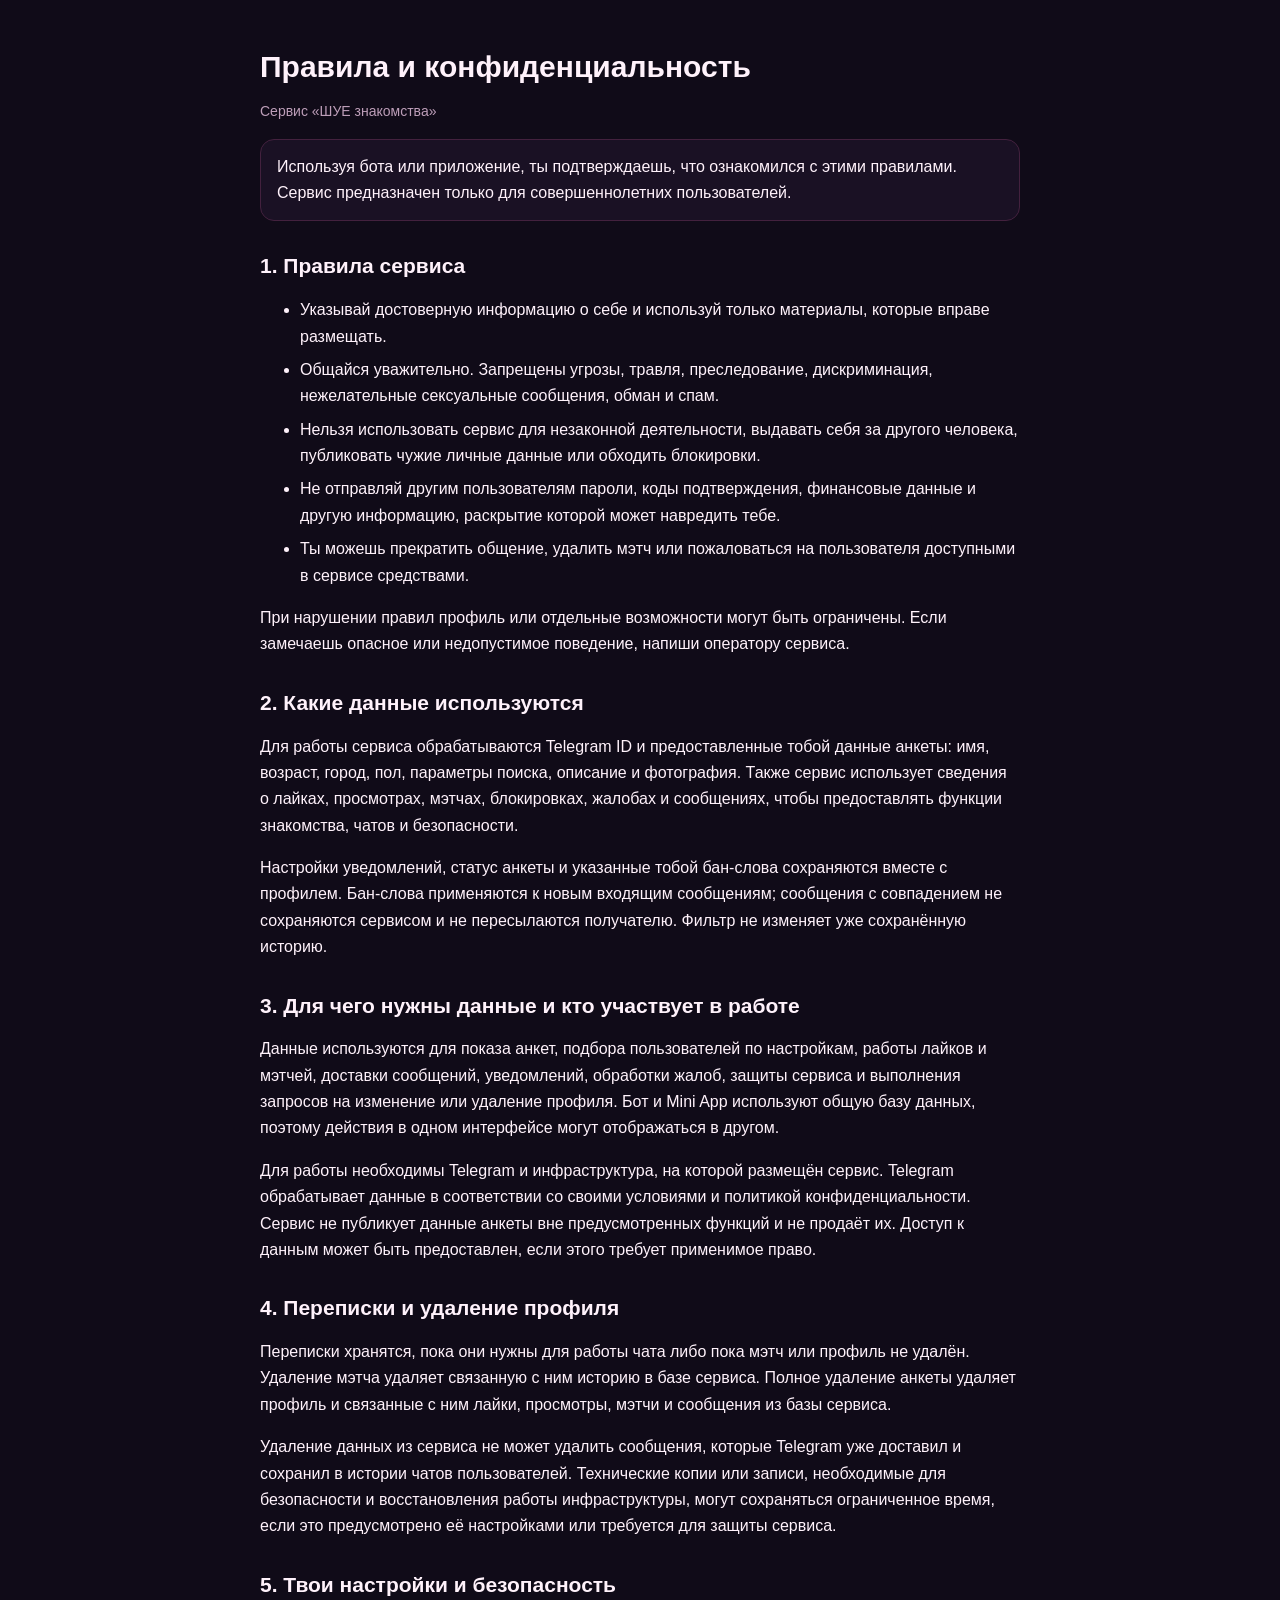
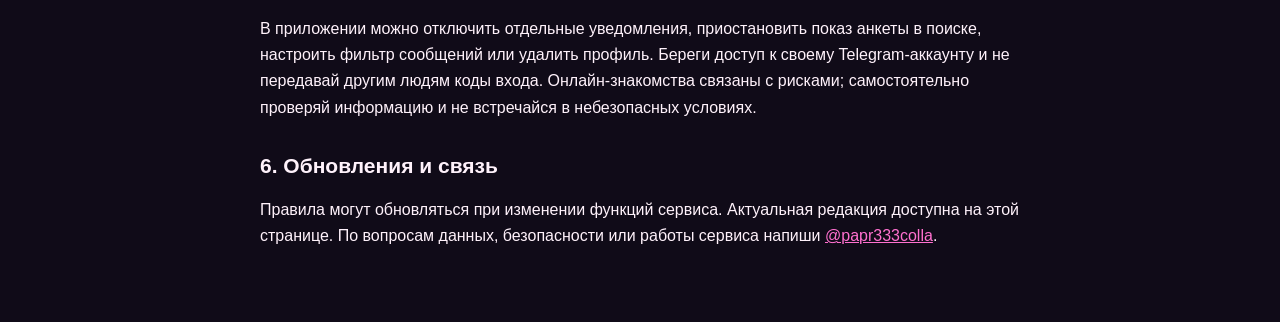
<file: miniapp/legal.html>
<!doctype html>
<html lang="ru">
<head>
  <meta charset="utf-8">
  <meta name="viewport" content="width=device-width, initial-scale=1">
  <meta name="theme-color" content="#100b18">
  <title>Правила и конфиденциальность — ШУЕ знакомства</title>
  <style>
    :root {
      color-scheme: dark;
      font-family: -apple-system, BlinkMacSystemFont, "Segoe UI", sans-serif;
      background: #100b18;
      color: #fff2fb;
      font-synthesis: none;
      text-rendering: optimizeLegibility;
    }
    body {
      max-width: 760px;
      margin: 0 auto;
      padding: 28px 20px 56px;
      line-height: 1.65;
    }
    a { color: #ff70cf; }
    h1, h2 { line-height: 1.25; }
    h1 { margin-bottom: 8px; font-size: 30px; }
    h2 { margin-top: 32px; font-size: 21px; }
    .updated { color: #bd9eb8; font-size: 14px; }
    .notice {
      padding: 14px 16px;
      border: 1px solid #43213e;
      border-radius: 14px;
      background: #1a1124;
    }
    li { margin: 7px 0; }
  </style>
</head>
<body>
  <main>
    <h1>Правила и конфиденциальность</h1>
    <p class="updated">Сервис «ШУЕ знакомства»</p>
    <p class="notice">
      Используя бота или приложение, ты подтверждаешь, что ознакомился с этими
      правилами. Сервис предназначен только для совершеннолетних пользователей.
    </p>

    <h2>1. Правила сервиса</h2>
    <ul>
      <li>Указывай достоверную информацию о себе и используй только материалы,
        которые вправе размещать.</li>
      <li>Общайся уважительно. Запрещены угрозы, травля, преследование,
        дискриминация, нежелательные сексуальные сообщения, обман и спам.</li>
      <li>Нельзя использовать сервис для незаконной деятельности, выдавать себя
        за другого человека, публиковать чужие личные данные или обходить
        блокировки.</li>
      <li>Не отправляй другим пользователям пароли, коды подтверждения,
        финансовые данные и другую информацию, раскрытие которой может навредить
        тебе.</li>
      <li>Ты можешь прекратить общение, удалить мэтч или пожаловаться на
        пользователя доступными в сервисе средствами.</li>
    </ul>
    <p>
      При нарушении правил профиль или отдельные возможности могут быть
      ограничены. Если замечаешь опасное или недопустимое поведение, напиши
      оператору сервиса.
    </p>

    <h2>2. Какие данные используются</h2>
    <p>
      Для работы сервиса обрабатываются Telegram ID и предоставленные тобой
      данные анкеты: имя, возраст, город, пол, параметры поиска, описание и
      фотография. Также сервис использует сведения о лайках, просмотрах,
      мэтчах, блокировках, жалобах и сообщениях, чтобы предоставлять функции
      знакомства, чатов и безопасности.
    </p>
    <p>
      Настройки уведомлений, статус анкеты и указанные тобой бан-слова
      сохраняются вместе с профилем. Бан-слова применяются к новым входящим
      сообщениям; сообщения с совпадением не сохраняются сервисом и не
      пересылаются получателю. Фильтр не изменяет уже сохранённую историю.
    </p>

    <h2>3. Для чего нужны данные и кто участвует в работе</h2>
    <p>
      Данные используются для показа анкет, подбора пользователей по настройкам,
      работы лайков и мэтчей, доставки сообщений, уведомлений, обработки жалоб,
      защиты сервиса и выполнения запросов на изменение или удаление профиля.
      Бот и Mini App используют общую базу данных, поэтому действия в одном
      интерфейсе могут отображаться в другом.
    </p>
    <p>
      Для работы необходимы Telegram и инфраструктура, на которой размещён
      сервис. Telegram обрабатывает данные в соответствии со своими условиями и
      политикой конфиденциальности. Сервис не публикует данные анкеты вне
      предусмотренных функций и не продаёт их. Доступ к данным может быть
      предоставлен, если этого требует применимое право.
    </p>

    <h2>4. Переписки и удаление профиля</h2>
    <p>
      Переписки хранятся, пока они нужны для работы чата либо пока мэтч или
      профиль не удалён. Удаление мэтча удаляет связанную с ним историю в базе
      сервиса. Полное удаление анкеты удаляет профиль и связанные с ним лайки,
      просмотры, мэтчи и сообщения из базы сервиса.
    </p>
    <p>
      Удаление данных из сервиса не может удалить сообщения, которые Telegram
      уже доставил и сохранил в истории чатов пользователей. Технические копии
      или записи, необходимые для безопасности и восстановления работы
      инфраструктуры, могут сохраняться ограниченное время, если это
      предусмотрено её настройками или требуется для защиты сервиса.
    </p>

    <h2>5. Твои настройки и безопасность</h2>
    <p>
      В приложении можно отключить отдельные уведомления, приостановить показ
      анкеты в поиске, настроить фильтр сообщений или удалить профиль. Береги
      доступ к своему Telegram-аккаунту и не передавай другим людям коды входа.
      Онлайн-знакомства связаны с рисками; самостоятельно проверяй информацию и
      не встречайся в небезопасных условиях.
    </p>

    <h2>6. Обновления и связь</h2>
    <p>
      Правила могут обновляться при изменении функций сервиса. Актуальная
      редакция доступна на этой странице. По вопросам данных, безопасности или
      работы сервиса напиши
      <a href="https://t.me/papr333colla">@papr333colla</a>.
    </p>
  </main>
</body>
</html>
</file>
